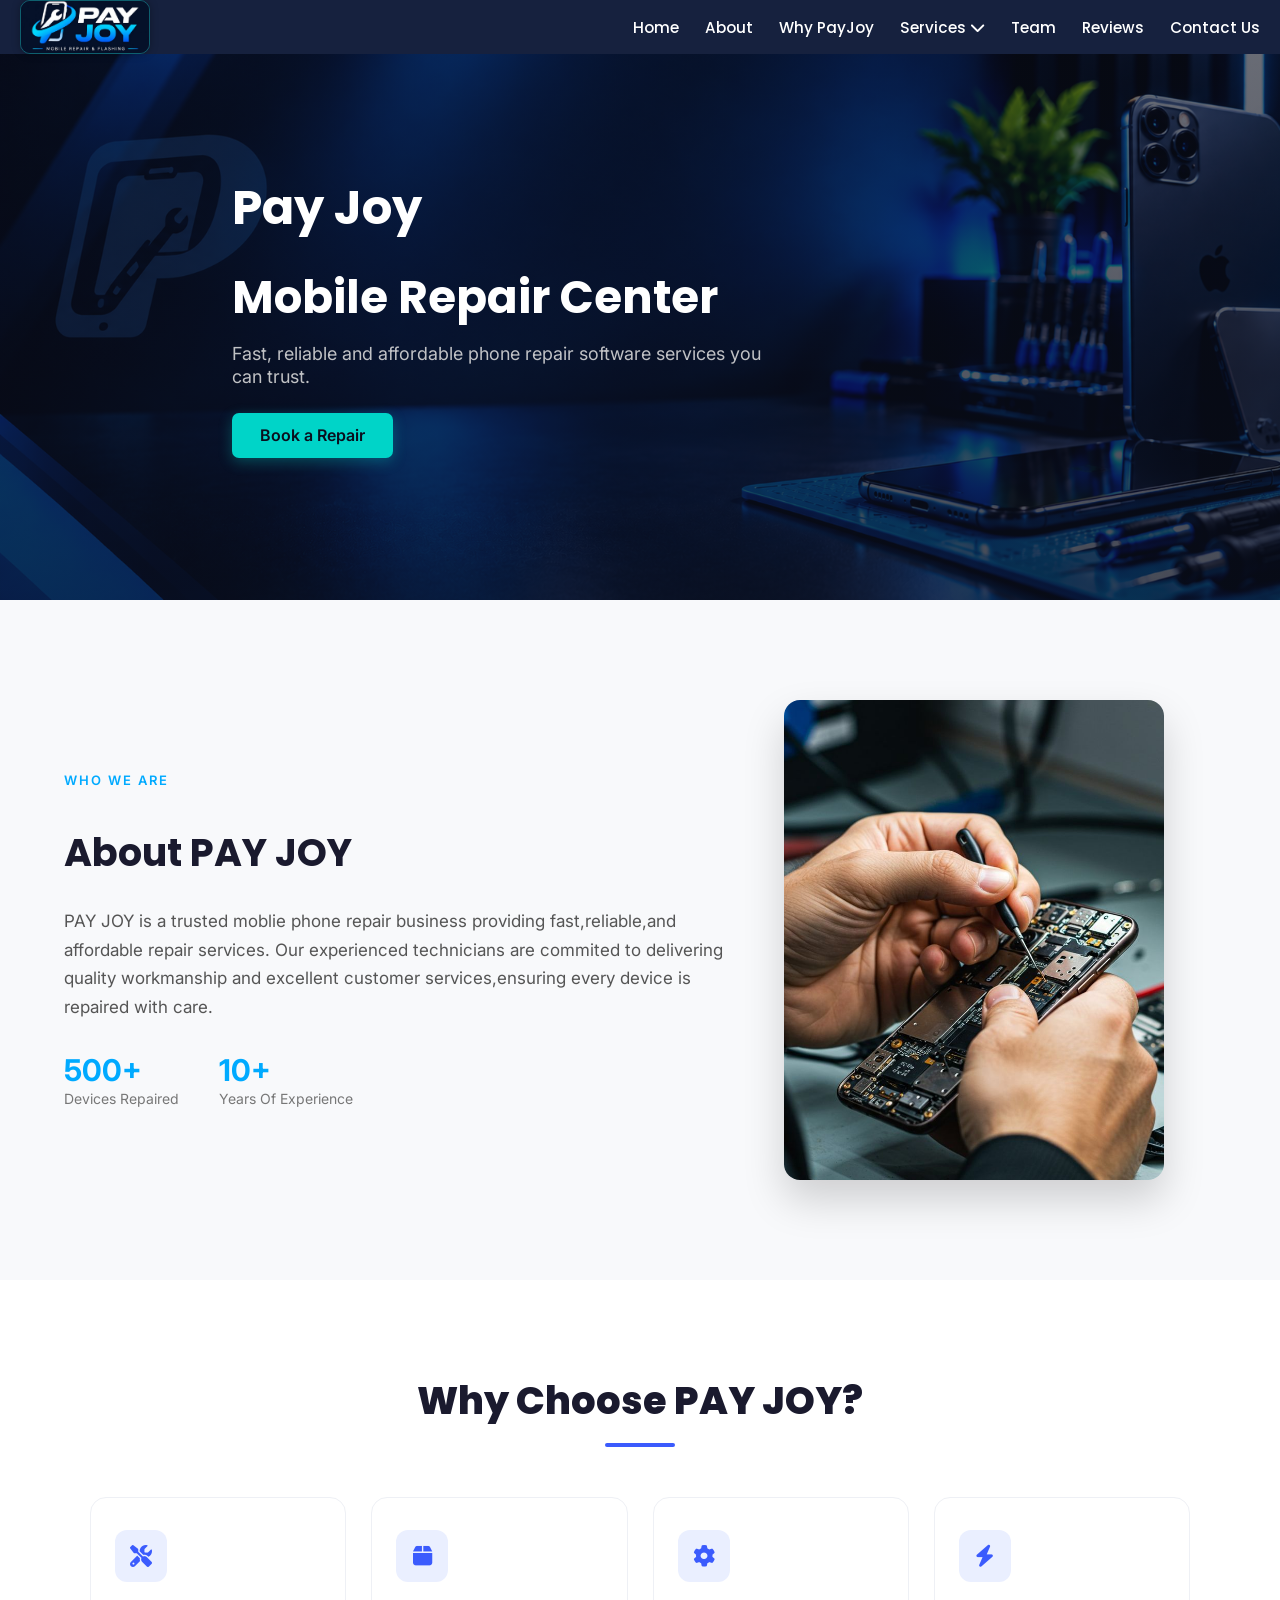
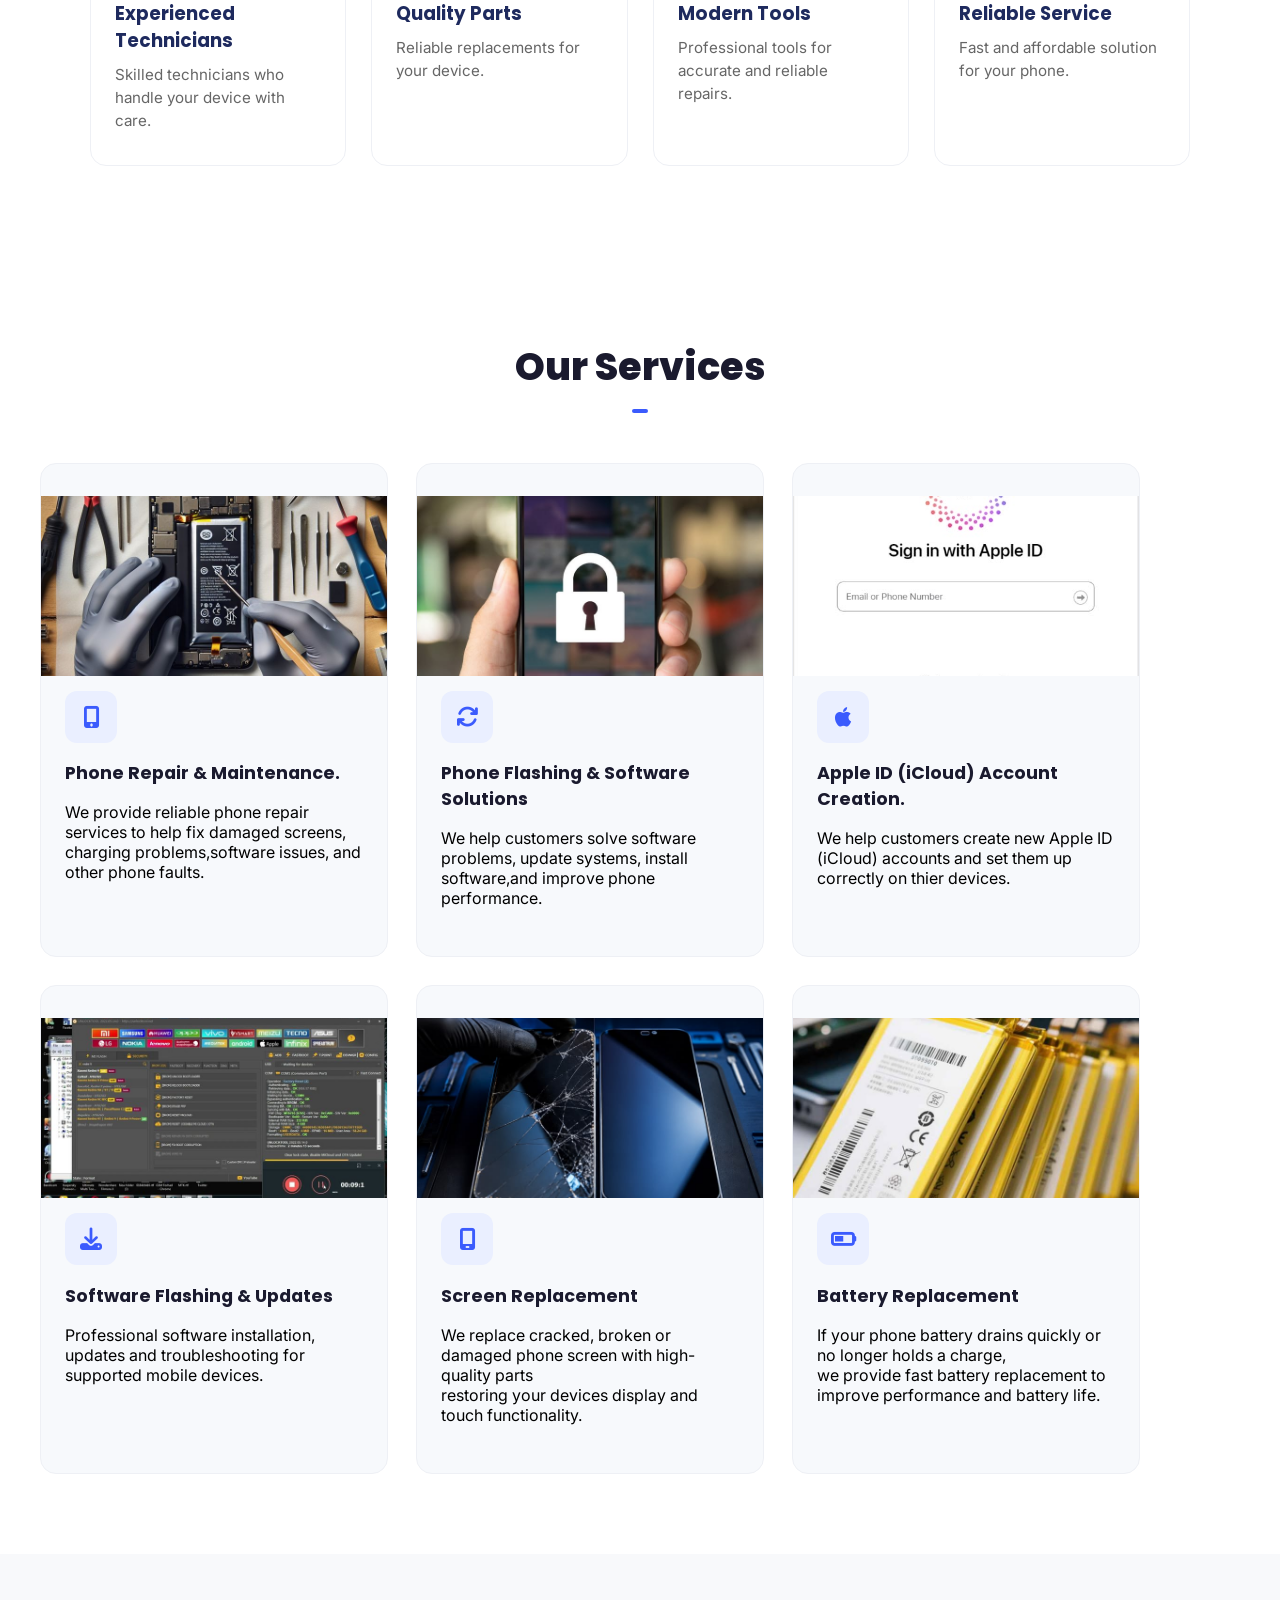
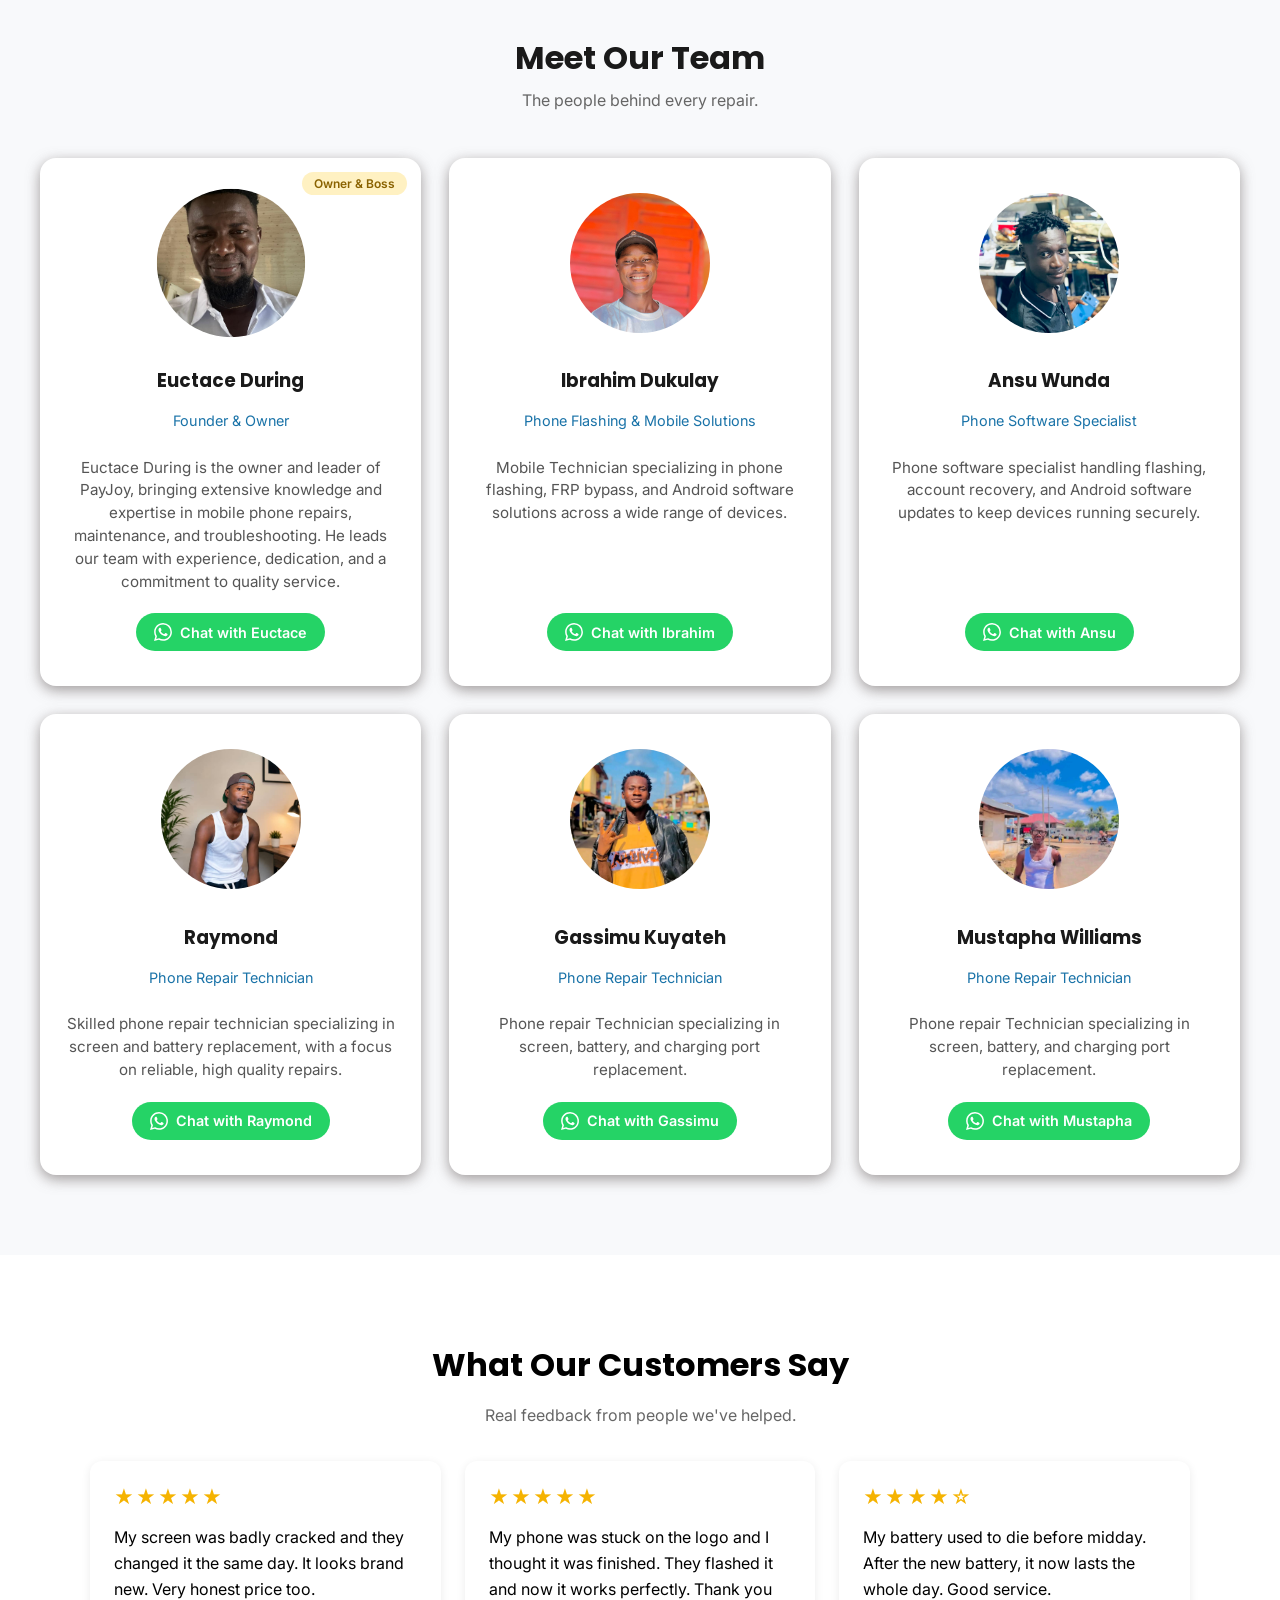
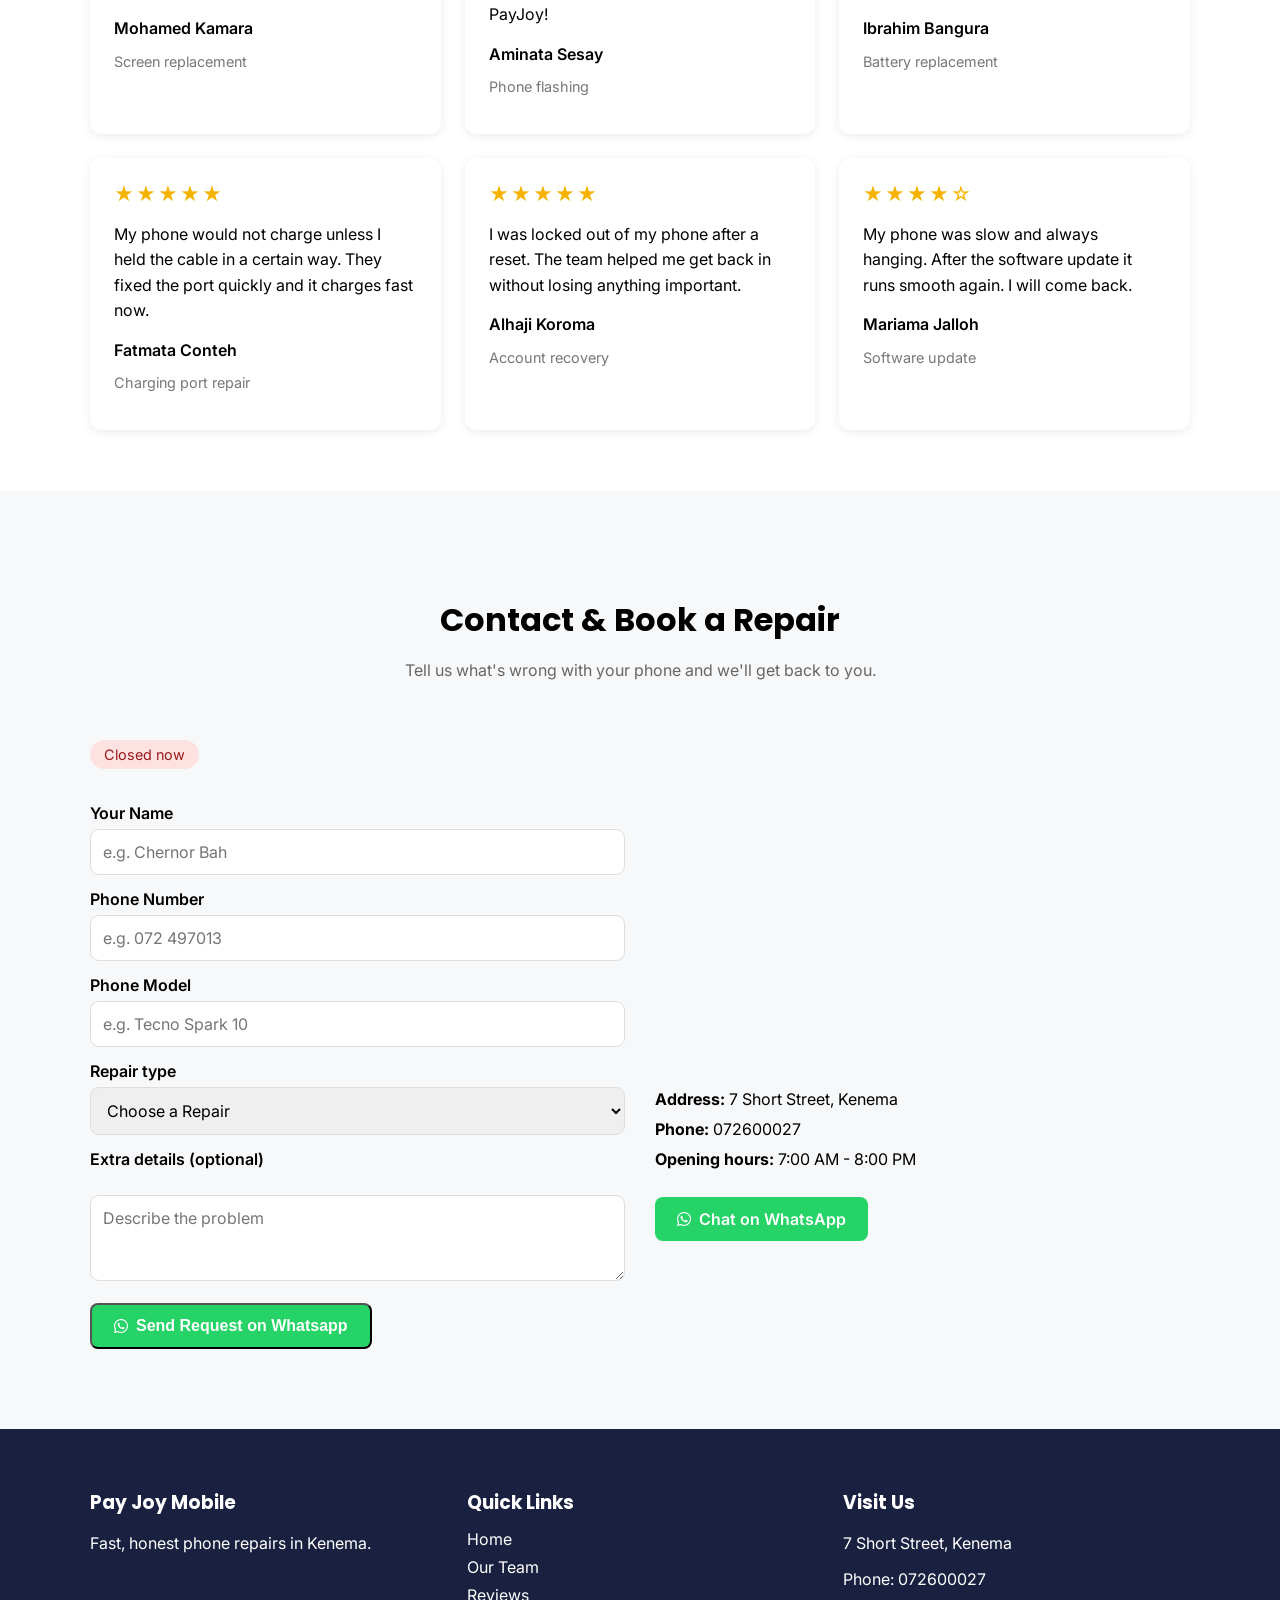
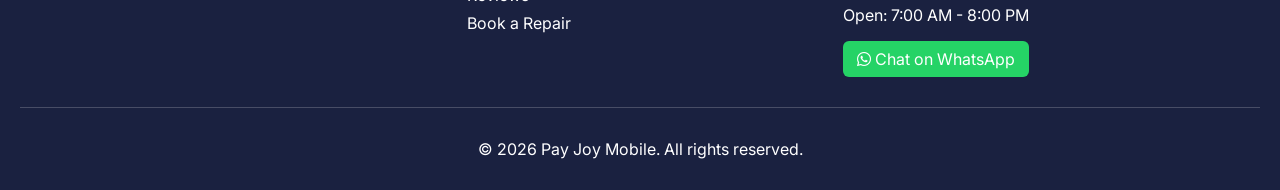
<file: index.html>
<!doctype html>
<html lang="en">
  <head>
    <meta charset="UTF-8" />
    <meta name="viewport" content="width=device-width, initial-scale=1.0" />
    <link rel="icon" href="images/favicon.png" type="image/png" />
    <link rel="preconnect" href="https://fonts.googleapis.com" />
    <link rel="preconnect" href="https://fonts.gstatic.com" crossorigin />
    <link
      href="https://fonts.googleapis.com/css2?family=Poppins:wght@500;600;700&family=Inter:wght@400;500&display=swap"
      rel="stylesheet"
    />
    <link
      rel="stylesheet"
      href="https://cdnjs.cloudflare.com/ajax/libs/font-awesome/6.5.1/css/all.min.css"
    />
    <title>Pay Joy Mobile Repair</title>
    <link rel="stylesheet" href="style.css" />
  </head>
  <body>
    <nav class="navbar">
      <div class="logo">
        <a href="#home"><img src="images/newlogo.jpeg" alt="PAY JOY Mobile Repair & Flashing" /></a>
      </div>
      <button
        class="menu-btn"
        id="menuBtn"
        aria-label="Open menu"
        aria-expanded="false"
      >
        <svg
          class="icon-open"
          viewBox="0 0 24 24"
          width="30"
          height="30"
          fill="none"
          stroke="currentColor"
          stroke-width="2.5"
          stroke-linecap="round"
        >
          <line x1="3" y1="6" x2="21" y2="6" />
          <line x1="3" y1="12" x2="21" y2="12" />
          <line x1="3" y1="18" x2="21" y2="18" />
        </svg>
        <svg
          class="icon-close"
          viewBox="0 0 24 24"
          width="30"
          height="30"
          fill="none"
          stroke="currentColor"
          stroke-width="2.5"
          stroke-linecap="round"
        >
          <line x1="5" y1="5" x2="19" y2="19" />
          <line x1="19" y1="5" x2="5" y2="19" />
        </svg>
      </button>

      <ul class="nav-links" id="navLinks">
        <li><a href="#home">Home</a></li>
        <li><a href="#about">About</a></li>
        <li><a href="#whypayjoy">Why PayJoy</a></li>
        <li class="dropdown">
          <a href="#services" class="dropbtn"
            >Services <i class="fa-solid fa-chevron-down"></i
          ></a>
          <div class="dropdown-content">
            <a href="#phone-repair">Phone Repair</a>
            <a href="#phone-flashing">Phone Flashing</a>
            <a href="#apple-id">Apple ID</a>
            <a href="#screen-replacement">Screen Replacement</a>
            <a href="#battery-replacement">Battery Replacement</a>
          </div>
        </li>
        <li><a href="#team">Team</a></li>
        <li><a href="#reviews">Reviews</a></li>
        <li><a href="#contact-us">Contact Us</a></li>
      </ul>
    </nav>

    <main>
      <section class="hero" id="home">
        <div class="hero-content">
          <h1>Pay Joy</h1>
          <h2>Mobile Repair Center</h2>
          <p>
            Fast, reliable and affordable phone repair software services you can
            trust.
          </p>
          <a href="#contact-us" class="repair-btn">Book a Repair</a>
        </div>
      </section>

      <section class="about" id="about">
        <div class="about-container">
          <div class="about-text">
            <span class="eyebrow">Who We Are</span>
            <h2>About PAY JOY</h2>

            <p>
              PAY JOY is a trusted moblie phone repair business providing
              fast,reliable,and affordable repair services. Our experienced
              technicians are commited to delivering quality workmanship and
              excellent customer services,ensuring every device is repaired with
              care.
            </p>
            <div class="about-stats">
              <div>
                <span class="number">500+</span>
                <span class="label">Devices Repaired</span>
              </div>
              <div>
                <span class="number">10+</span>
                <span class="label">Years Of Experience</span>
              </div>
            </div>
          </div>
          <div class="about-image">
            <div class="photo-frame">
              <img src="images/about.jpg" alt="Technician repairing a phone" />
            </div>
          </div>
        </div>
      </section>

      <section class="whypayjoy" id="whypayjoy">
        <h2>Why Choose PAY JOY?</h2>

        <div class="features-grid">
          <div class="features-card">
            <div class="icon">
              <i class="fa-solid fa-screwdriver-wrench"></i>
            </div>
            <h3>Experienced Technicians</h3>
            <p>Skilled technicians who handle your device with care.</p>
          </div>

          <div class="features-card">
            <div class="icon"><i class="fa-solid fa-box"></i></div>
            <h3>Quality Parts</h3>
            <p>Reliable replacements for your device.</p>
          </div>

          <div class="features-card">
            <div class="icon"><i class="fa-solid fa-gear"></i></div>
            <h3>Modern Tools</h3>
            <p>Professional tools for accurate and reliable repairs.</p>
          </div>

          <div class="features-card">
            <div class="icon"><i class="fa-solid fa-bolt"></i></div>
            <h3>Reliable Service</h3>
            <p>Fast and affordable solution for your phone.</p>
          </div>
        </div>
      </section>

      <!-- Hero Section -->
      <!-- About Section -->
      <!-- Service Section -->

      <section class="services" id="services">
        <h2>Our Services</h2>

        <div class="service-grid">
          <div class="service-card" id="phone-repair">
            <img
              src="images/phone-repair.jpg"
              alt="Phone repair and maintenance"
              class="service-img"
            />
            <div class="icon">
              <i class="fa-solid fa-mobile-screen-button"></i>
            </div>
            <h3>Phone Repair & Maintenance.</h3>
            <p>
              We provide reliable phone repair services to help fix damaged
              screens, charging problems,software issues, and other phone
              faults.
            </p>
          </div>

          <div class="service-card" id="phone-flashing">
            <img
              src="images/phone-unlocking.jpg"
              alt="Phone flashing and sofware solutions"
              class="service-img"
            />
            <div class="icon"><i class="fa-solid fa-arrows-rotate"></i></div>
            <h3>Phone Flashing & Software Solutions</h3>
            <p>
              We help customers solve software problems, update systems, install
              software,and improve phone performance.
            </p>
          </div>

          <div class="service-card" id="apple-id">
            <img
              src="images/apple-id.jpg"
              alt="Apple ID (Icloud) Account creation"
              class="service-img"
            />
            <div class="icon"><i class="fa-brands fa-apple"></i></div>
            <h3>Apple ID (iCloud) Account Creation.</h3>
            <p>
              We help customers create new Apple ID (iCloud) accounts and set
              them up correctly on thier devices.
            </p>
          </div>

          <div class="service-card" id="software-updates">
            <img
              src="images/software-flashing.jpg"
              alt="Software Flashing & Updates"
              class="service-img"
            />
            <div class="icon"><i class="fa-solid fa-download"></i></div>
            <h3>Software Flashing & Updates</h3>
            <p>
              Professional software installation, updates and troubleshooting
              for supported mobile devices.
            </p>
          </div>

          <div class="service-card" id="screen-replacement">
            <img
              src="images/screen-repair.jpg"
              alt="Screen Replacement"
              class="service-img"
            />
            <div class="icon"><i class="fa-solid fa-mobile-screen"></i></div>
            <h3>Screen Replacement</h3>
            <p>
              We replace cracked, broken or damaged phone screen with
              high-quality parts<br />
              restoring your devices display and touch functionality.
            </p>
          </div>

          <div class="service-card" id="battery-replacement">
            <img
              src="images/battery-repair.jpg"
              alt="Battery Replacement"
              class="service-img"
            />
            <div class="icon"><i class="fa-solid fa-battery-half"></i></div>
            <h3>Battery Replacement</h3>
            <p>
              If your phone battery drains quickly or no longer holds a
              charge,<br />
              we provide fast battery replacement to improve performance and
              battery life.
            </p>
          </div>
        </div>
      </section>

      <section class="team" id="team">
        <h2 class="team-title">Meet Our Team</h2>
        <p class="team-intro">The people behind every repair.</p>

        <div class="team__grid" id="teamGrid"></div>
      </section>

      <section class="reviews" id="reviews">
        <h2 class="reviews-title">What Our Customers Say</h2>
        <p class="reviews-intro">Real feedback from people we've helped.</p>

        <div class="reviews__grid" id="reviewsGrid"></div>
      </section>

      <section class="contact-us" id="contact-us">
        <div class="contact-container">
          <h2 class="contact-title">Contact &amp; Book a Repair</h2>
          <p class="contact-intro">
            Tell us what's wrong with your phone and we'll get back to you.
          </p>
          <!-- ADD THE STATUS BADGE HERE -->
          <p id="shopStatus" class="shop-status"></p>

          <div class="contact-grid">
            <!-- Booking Form -->
            <form class="contact-form" id="bookingform">
              <label for="name">Your Name</label>
              <input
                type="text"
                id="name"
                placeholder="e.g. Chernor Bah"
                autocomplete="name"
              />
              <br />

              <label for="phone">Phone Number</label>
              <input type="tel" id="phone" placeholder="e.g. 072 497013" autocomplete="tel" />
              <br />

              <label for="model">Phone Model</label>
              <input type="text" id="model" placeholder="e.g. Tecno Spark 10" />
              <br />

              <label for="repair">Repair type</label>
              <select id="repair" required>
                <option value="">Choose a Repair</option>
                <option>Screen Replacement</option>
                <option>Battery Replacement</option>
                <option>Charging Port repair</option>
                <option>Software / Flashing</option>
                <option>Water damage</option>
                <option>Other</option>
              </select>

              <label for="message">Extra details (optional)</label> <br />
              <textarea
                id="message"
                rows="3"
                placeholder="Describe the problem"
              ></textarea>

              <button type="submit" class="btn-whatsapp">
                <i class="fa-brands fa-whatsapp"></i>Send Request on Whatsapp
              </button>
            </form>

            <!-- MAp + Shop Info -->
            <div class="contact-info">
              <iframe
                class="contact-map"
                src="https://www.google.com/maps?q=7+Short+street+Kenema+Sierra+Leone&output=embed"
                allowfullscreen=""
                loading="lazy"
                referrerpolicy="no-referrer-when-downgrade"
                title="Pay Joy Mobile location on Google Maps"
              >
              </iframe>

              <div class="info-card">
                <p><strong>Address:</strong> 7 Short Street, Kenema</p>
                <p><strong>Phone:</strong> 072600027</p>
                <p><strong>Opening hours:</strong> 7:00 AM - 8:00 PM</p>
                <a
                  class="btn-whatsapp"
                  href="https://wa.me/23272600027"
                  target="_blank"
                  rel="noopener"
                >
                  <i class="fa-brands fa-whatsapp"></i> Chat on WhatsApp
                </a>
              </div>
            </div>
          </div>
        </div>
      </section>
    </main>

    <footer class="footer">
      <div class="footer-container">
        <div class="footer-col">
          <h3>Pay Joy Mobile</h3>
          <p>Fast, honest phone repairs in Kenema.</p>
        </div>

        <div class="footer-col">
          <h3>Quick Links</h3>
          <ul>
            <li><a href="#home">Home</a></li>
            <li><a href="#team">Our Team</a></li>
            <li><a href="#reviews">Reviews</a></li>
            <li><a href="#contact-us">Book a Repair</a></li>
          </ul>
        </div>

        <div class="footer-col">
          <h3>Visit Us</h3>
          <p>7 Short Street, Kenema</p>
          <p>Phone: 072600027</p>
          <p>Open: 7:00 AM - 8:00 PM</p>
          <a
            class="footer-whatsapp"
            href="https://wa.me/23272600027"
            target="_blank"
            rel="noopener"
          >
            <i class="fa-brands fa-whatsapp"></i> Chat on WhatsApp
          </a>
        </div>
      </div>

      <div class="footer-bottom">
        <p>&copy; 2026 Pay Joy Mobile. All rights reserved.</p>
      </div>
    </footer>

    <script></script>
    <script src="script.js" defer></script>
  </body>
</html>
</file>
<file: style.css>
* {
   box-sizing: border-box;   
 }

  /* Smooth scrolling instead of a sudden jump */
   html {
      scroll-behavior: smooth;
      scroll-padding-top: 70px;
   }

 body {
   font-family: 'Inter', sans-serif;
   margin: 0;
}

.team-card a, .whatsapp-btn {
   font-family: 'Inter', sans-serif;
}

h1, h2, h3, .team-card h3 {
   font-family: 'Poppins', sans-serif;
}



section {
   padding: 70px 8%;
}

.hero {
   min-height: 600px;

   background-image:
   linear-gradient(rgba(10,15,30,0.6), rgba(10,15,30,0.75)),
   url("images/background.png");

   background-size: cover;
   background-position: center;
   background-repeat: no-repeat;
   
   

      display: flex;
      align-items: center; 
}

.hero-content {
  max-width: 650px;
  color: white;
  margin-left: 80px;
  line-height: 1.3;
  padding: 40px 50px;
}

.hero h1 {
  font-size: 48px;
  font-weight: 700;
  margin-bottom: 12px;
  line-height: 1.1;
}

.hero h2 {
  font-size: 45px;
  margin-bottom: 10px;
  line-height: 1.15;
}

.hero p {
  font-size: 18px;
  font-weight: 400;
  color: rgba(225, 225, 225, 0.85);
  margin-bottom: 24px;
}

@media (max-width: 768px) {
   .hero {
      padding: 40px 20px;
      min-height: 500px;
   }
}

/* Phones and small tablets */
@media (max-width: 768px) {
  .hero-content {
    margin-left: 0;
    max-width: 100%;
    padding: 30px 20px;
  }

  .hero h1 {
    font-size: 34px;
  }

  .hero h2 {
    font-size: 28px;
  }

  .hero p {
    font-size: 16px;
  }
}

.repair-btn {
   display: inline-block;
   background: #00d4c8;
   color: #0a0f1e; /* dark text reads better on bright cyan than white */
   padding: 12px 28px;
   border-radius: 7px;
   font-weight: 600;
   font-size: 16px;
   text-decoration: none;
   border: none;
   cursor: pointer;
   box-shadow: 0 4px 14px rgba(0, 204, 194, 0.3);
   transition: all 0.25s ease;
}

.repair-btn:hover {
   background-color: #00b8ad;
   box-shadow: 0 0 25px rgba(41, 182, 246, 0.8);
   transform: translateY(-2px);
}

.repair-btn:active {
   transform: transformY(0);
   box-shadow: 0 0 10px rgba(41, 182, 246, 0.5);
}
   

nav.navbar {
    display: flex;
    align-items: center;
    justify-content: space-between;
    position: fixed;
    top: 0;
    left: 0;
    width: 100%;
    background-color: #16213e;
    z-index: 1000;
    padding: 0 20px;
 }

    .logo img {
  width: 130px;
  height: 54px;
  object-fit: cover;          /* fills the box and crops the extra space */
  object-position: 50% 40%;   /* keeps the PAY JOY wordmark in view */
  border-radius: 10px;
  border: 1px solid rgba(0, 212, 200, 0.35);
  box-shadow: 0 0 8px rgba(0, 0, 0, 0.3);
  display: block;
}

@media (max-width: 480px) {
  .logo img {
    width: 112px;
    height: 46px;
  }
}
 

.nav-links {
  display: flex;
  align-items: center;
  gap: 26px;
  list-style: none;
  margin: 0;
  padding: 0;
}

.nav-links a {
  font-family: "Poppins", sans-serif;
  font-weight: 500;
  font-size: 0.95rem;
  color: #ffffff;
  text-decoration: none;
  transition: color 0.2s;
}

.nav-links a:hover {
  color: #d6ddff;
}

/* Services dropdown (desktop: opens on hover) */
.dropdown {
  position: relative;
}

.dropdown-content {
  display: none;
  position: absolute;
  top: 100%;
  left: 0;
  min-width: 210px;
  background: #ffffff;
  border-radius: 8px;
  box-shadow: 0 8px 20px rgba(0, 0, 0, 0.15);
  overflow: hidden;
}

.dropdown-content a {
  display: block;
  padding: 12px 16px;
  font-family: "Inter", sans-serif;
  color: #333333;
}

.dropdown-content a:hover {
  background: #eef1fb;
  color: #16213e;
}

@media (min-width: 769px) {
   .dropdown:hover  .dropdown-content {
     display: block;
   }
}

/* Hamburger button (hidden on desktop) */
.menu-btn {
  display: none;
  background: none;
  border: none;
  padding: 4px;
  cursor: pointer;
  color: #00d4c8; /* change this one color to change both icons */
}

.menu-btn svg {
  display: block;
}

.menu-btn .icon-close {
  display: none;
}

.menu-btn[aria-expanded="true"] .icon-open {
  display: none;
}

.menu-btn[aria-expanded="true"] .icon-close {
  display: block;
}

/* Phones and small tablets */
@media (max-width: 768px) {
  .menu-btn {
    display: block;
  }

  .nav-links {
    display: none;
    position: absolute;
    top: 100%;
    left: 0;
    right: 0;
    flex-direction: column;
    align-items: stretch;
    gap: 0;
    background: #16213e;
    box-shadow: 0 8px 14px rgba(0, 0, 0, 0.2);
  }

  .nav-links.open {
    display: flex;
  }

  .nav-links > li > a {
    display: block;
    padding: 15px 24px;
    border-top: 1px solid rgba(255, 255, 255, 0.15);
  }

  /* Dropdown opens by tap, not hover */
  .dropdown:hover .dropdown-content {
    display: none;
  }

  .dropdown.show .dropdown-content {
    display: block;
  }

  .dropdown-content {
    position: static;
    border-radius: 0;
    box-shadow: none;
    background: rgba(255, 255, 255, 0.1);
  }

  .dropdown-content a {
    color: #ffffff;
    padding: 13px 24px 13px 40px;
  }

  .dropdown-content a:hover {
    background: #eef1fb;
    color: #16213e;
  }
}

 .about {
   padding: 100px 5%;
   background-color: #f8f9fb;
 }

 .about-container {
   max-width: 1100px;
   margin: 0;
   display: flex;
   align-items: center;
   gap: 60px;
   flex-wrap: wrap;
 }

 .about-text {
   flex: 1.3;
   min-width: 300px;
 }

 .about-text .eyebrow {
   text-transform: uppercase;
   letter-spacing: 2px;
   font-size: 13px;
   font-weight: 600;
   color: #00aaff;
   margin-bottom: 10px;
   display: block;
 }

 .about-text h2 {
   font-size: 38px;
   font-weight: 700;
   line-height: 1.8;
   margin-bottom: 19px;
   color: #1a1a2e;
 }

 .about-text p {
   font-size: 17px;
   line-height: 1.7;
   color: #555;
   margin-bottom: 30px;
 }

 .about-stats {
   display: flex;
   gap: 40px;
 }

 .about-stats div {
    text-align: left;
 }

 .about-stats .number {
   font-size: 30px;
   font-weight: 700;
   color: #00aaff;
   display: block;
 }

 .about-stats .label {
   font-size: 14px;
   color: #777;
 }

 .about-image {
   flex: 1;
   min-width: 260px;
   max-width: 380px; /* keeps it from stretching wide; which was making it tall too */
 }
 
 .about-image .photo-frame {
    width: 100%;
    aspect-ratio: 3 / 4; /*portrait shape, matches this photo */
    max-height: 480px; /* hard cap so it can never get too long */
    overflow: hidden;
    border-radius: 16px;
    box-shadow: 0 20px 40px rgba(0, 0, 0, 0.17)
 }

 .about-image img {
   width: 100%;
   height: 100%;
   object-fit: cover;
   object-position: center 40%;
   display: block;
 }

 .whypayjoy  {
   padding: 60px 40px;
   text-align: center;
   background: linear-gradient(180eg, #f7f9fc, 0% #eef1f8 100%);
 }

.whypayjoy h2 {
   font-size: 2.4rem;
   font-weight: 800;
   margin-bottom: 50px;
   color: #1a1a2e; 
   position: relative;
   display: inline-block;
}

.whypayjoy h2::after {
   content: "";
   display: block;
   width: 70px;
   height: 4px;
   background: #3b5bfd;
   margin: 14px auto 0;
   border-radius: 2px;
}

.features-grid {
   display: grid;
   grid-template-columns: repeat(auto-fit, minmax(220px, 1fr));
   gap: 25px;
   max-width: 1100px;
   margin: 0 auto;
   text-align: left;
}

.features-card {
   background: #fff;
   border-radius: 16px;
   padding: 32px 24px;
   border: 1px solid #eef0f5;
   box-shadow: 4px 16px rgba(20,30,60,.0.6);
   transition: transform 0.25s ease, box-shadow 0.25s ease;
}

.features-card .icon {
   width: 52px;
   height: 52px;
   border-radius: 12px;
   background: #eaefff;
   display: flex;
   align-items: center;
   justify-content: center;
   margin-bottom: 16px;
   color: #3b5bfd;
   font-size: 22px;
}

.features-card::before {
   content: "";
   position: absolute;
   top: 0;
   left: 0;
   width: 100%;
   height: 4px;
   background: #3b5bfd;
   transform: scaleX(0);
   transform-origin: left;
   transition: transform 0.25s ease;
}

.feature-card:hover::before {
   transform: scaleX(1);
}

.features-card:hover {
   transform: translateY(-6px);
   box-shadow: 0, 12px 28px rgba(59,91,253.0.15);
}

.features-card h3 {
   color: #1e2a5e; /* matches your navy header */
   font-size: 1.15rem;
   font-weight: 700;
   margin-bottom: 10px;
}

.features-card p {
   color: #666;
   font-size: 0.95rem;
   line-height: 1.5;
   margin: 0;
}

/* Smothing sliding instead of a sudden jump */
.html {
   scroll-behavior: smooth;
}

/* stoping the navbar from covering the top of a section. Change 80px to match your navbar's height. */

section,
#services > div {
   scroll-margin-top: 80px;
}

/* Show the dropdown when hovering over Services */
.dropdown:hover .dropdown-content {
   display: block;
}

.services {
   padding: 80px 40px;
   background: #fff;
   text-align: center;
}

.services h2 {
   font-size: 2.4rem;
   font-weight: 800;
   margin-bottom: 50px;
   color: #1a1a2e;
   position: relative;
   display: inline-block;
}

.services h2::after {
   content: "";
   display: block;
   width: 16px;
   height: 4px;
   background: #3b5bfd;
   margin: 14px auto 0;
   border-radius: 2px;
}

.service-grid {
   display: grid;
   grid-template-columns: repeat(auto-fit, minmax(260px, 1fr));
   gap: 28px;
   max-width: 1100px;
   margin: auto 0;
}

.service-card {
   background: #f7f9fc;
   border-radius: 16px;
   padding: 32px 24px;
   border: 1px solid #eef0f5;
   text-align: left;
   transition: transform 0.25s ease, box-shadow 0.25s ease, background 0.25s ease
}

.service-img {
   width: calc(100% + 48px);
   margin: 0 -24px 20px;
   height: 180px;
   object-fit: cover;
   display: block;
}

.service-card:hover {
   transform: translateY(-6px);
   background: #fff;
   box-shadow: 0 12px 28px rgba(59,91,253,0.12);
}
.service-card .icon {
    width: 52px;
    height: 52px;
    border-radius: 12px;
    background: #eaefff;
    display: flex;
    align-items: center;
    justify-content: center;
    margin-bottom: 16px;
    margin-top: -5px;
    color: #3b5bfd;
    font-size: 22px;
}

.service-card h3 {
   font-size: 1.1rem;
   font-weight: 700;
   color: #1a1a2e;
   margin-bottom: 10px;
   
}
.team {
   padding: 80px 20px;
   background: #f8f9fb;
   text-align: center;
}

.team-title {
   font-size: 2rem;
   margin: 0 0 8px;
   color: #1a1a1a;
}

.team-card--owner {
   position: relative;
   background: linear-gradient(180deg, #fff8e1 0%, ffffff 70%);
   box-shadow: 0 12px 32px rgba(0,0,0,0.15);
   transition: transform 0.3s ease, box-shadow 0.3s ease
}

.team-card--owner:hover {
   transform: translateY(-10px);
   box-shadow: 20px 44px rgba(0,0,0,0.25);
}

.team-card--owner .team-photo {
   transition: transform 0.3s ease;
}

.team-card--owner img {
   width: 140px;
   height: 140px;
   border-radius: 50%;
   object-fit: cover;
   display: block;
   margin: 0 auto 16px;
   transition: transform 0.3s ease;
}

.team-card--owner .team-photo {
   transform: scale(1.06);
}

.team-card--onwer h3 {
    font-size: 1.3rem;
}

.owner-badge {
   position: absolute;
   top: 14px;
   right: 14px;
   background: #fff1c2;
   color: #8a6200;
   font-size: 0.75rem;
   font-weight: 600;
   padding: 4px 12px;
   border-radius: 999px;

}
.team-intro {
   margin: 0 0 48px;
   color: #666;
}

.team__grid {
   display: flex;
   flex-wrap: wrap;
   justify-content: center;
   gap: 24px;
   max-width: 1200px;
   margin: 0 auto;
}


.team-card {
flex: 0 0 calc((100% - 48px) / 3);
max-width: 0 0 calc((100% - 48px) / 3);
box-sizing: border-box;

   display: flex;
   flex-direction: column;
   align-items: center;
   text-align: center;
   background: #fff;
   border-radius: 16px;
   padding: 28px 20px;
   box-shadow: 0 4px 14px rgba(136, 130, 130, 0.8);
   transition: transform 0.25s ease, box-shadow 0.25s ease, background 0.25s ease;
}

@media (max-width: 900px) {
   .team-card {
      flex: 0 0 calc((100% - 24px) / 2);
      max-width: 0 0 calc((100% - 24px) / 2);
   }
}

@media (max-width: 600px) {
   .team-card {
      flex: 0 0 100%;
      max-width: 100%;
   }
}

.team-card .whatsapp-btn {
   margin-top: auto;
}

.team-card:hover {
   transform: translateY(-6px);
   box-shadow: 0 12px 24px rgba(0,0,0,0.12);
}

.team .team-card .team-photo {
   width: 140px;
   height: 140px;
   min-width: 140px;
   min-height: 140px;
   border-radius: 50%;
   object-fit: cover;
   flex-shrink: 0;
   margin-bottom: 16px;
}

.team-name {
   margin-bottom:  4px;
   font-size: 1.15rem;
   color: #1a1a1a;
}

.team-role {
   margin-bottom: 12px;
   font-size: 0.9rem;
   color: #1a73a8;
}

.team-bio {
   color: #555;
   font-size: 0.95rem;
   line-height: 1.5;
   margin-bottom: 20px;
}

.whatsapp-btn {
   display: inline-flex;
   align-items: center;
   gap: 8px;
   padding: 10px 18px;
   background: #25d366;
   color: #fff;
   border-radius: 999px;
   text-decoration: none;
   font-size: 0.9rem;
   font-weight: 600;
   transition: background 0.2s ease;
}

.whatsapp-btn:hover {
   background: #1ebe5b;
}

/* Phone (default) 1 card per row */
.team  .team__grid {
 display: grid;
 grid-template-columns: 1fr;
 gap: 24px;
 width: 100%;
 max-width: 1200px;
 margin: 0 auto;
 align-items: stretch;
}

.team .team-card {
   padding: 28px 20px;
}

.team .team-card .team-bio {
   flex-grow: 1;
}

.team .team-card {
   width: auto;
   max-width: none;
   padding: 40px 16px;
   box-sizing: border-box;
}

/*Stops long text running off the screen */
.team-card p {
   max-width: 100%;
   overflow-wrap: break-word;
}

/* TABLET (600px and wider): 2 per row */
@media (min-width: 600px) {
   .team .team__grid {
      grid-template-columns: repeat(2, 1fr);
      gap: 24px;
   }
   .team .team-card {
      padding: 32px 24px;
   }
}

/* DESKTOP (992px and wider): 3 per row */
@media (min-width: 992px) {
       .team .team__grid {
         grid-template-columns: repeat(3, 1fr);
         gap: 28px
       }
       .team .team-card {
           padding: 35px 24px;
       }
}

.reviews {
  scroll-margin: 90px;
  padding: 60px 20px;
  text-align: center;
}

.reviews-title {
  font-size: 2rem;
  margin-bottom: 8px;
}

.reviews-intro {
  color: #666;
  margin-bottom: 36px;
}

.reviews__grid {
  max-width: 1100px;
  margin: 0 auto;
  display: grid;
  grid-template-columns: repeat(auto-fit, minmax(260px, 1fr));
  gap: 24px;
}

.review-card {
  background: #fff;
  border-radius: 12px;
  padding: 24px;
  box-shadow: 0 2px 10px rgba(0, 0, 0, 0.08);
  text-align: left;
  transition: transform 0.2s ease;
}

.review-card:hover {
  transform: translateY(-4px);
}

.review-stars {
  color: #f5b301;
  font-size: 1.2rem;
  letter-spacing: 2px;
  margin-bottom: 12px;
}

.review-text {
  line-height: 1.6;
  margin-bottom: 16px;
}

.review-name {
  font-weight: 600;
  margin-bottom: 2px;
}

.review-detail {
  color: #777;
  font-size: 0.9rem;
}

.shop-status {
   display: inline-block;
   padding: 6px 14px;
   border-radius: 20px;
   font-size: 0.9rem;
   margin: 10px 0 20px;
}

.shop-status.open {
   background: #dcfce7;
   color: #166534;
}
.shop-status.closed {
   background: #fee2e2;
   color: #991b1b;
}

   .contact-us {
      padding: 80px 20px;
      background: #f7f8fa;
   }

   .contact-container {
      max-width: 1100px;
      margin: 0 auto;
   }

   .contact-title {
      text-align: center;
      font-size: 2rem;
      margin-bottom: 10px;
   }

   .contact-intro {
      text-align: center;
      color: #666;
      margin-bottom: 50px;
   }

   .contact-grid {
      display: grid;
      grid-template-columns: 1fr 1fr;
      gap: 30px;
   }

   .contact-form
   .info-card {
      background: #fff;
      padding: 28px;
      border-radius: 14px;
      box-shadow: 0 4px 14px rgba(0, 0, 0, 0.8);
   }

   .contact-form label {
      display: block;
      font-weight: 600;
      margin: 14px 0 6px;
   }

   .contact-form input,
   .contact-form select,
   .contact-form textarea {
      width: 100%;
      padding: 12px;
      border: 1px solid #ddd;
      border-radius: 9px;
      font-size: 1rem;
      font-family: inherit;
      box-sizing: border-box;
   }

    .contact-form input:focus,
   .contact-form select:focus,
   .contact-form textarea:focus {
      outline: none;
      border-color: #25d366;
   }

   .contact-info {
      display: flex;
      flex-direction: column;
      gap: 20px;
   }

   .contact-map {
      width: 100%;
      height: 280px;
      border: 0;
      border-radius: 16px;
   }

   .info-card p {
      margin: 0 0 10px;
   }

   .btn-whatsapp {
      display: inline-flex;
      align-items: center;
      justify-content: center;
      gap: 8px;
      margin-top: 18px;
      padding: 12px 22px;
      background: #25d366;
      color: #fff;
      border-radius: 8px;
      font-size: 1rem;
      font-weight: 600;
      text-decoration: none;
      cursor: pointer;
      transition: transform 0.2s ease;
   }

   .btn-whatsapp:hover {
      transform: translateY(-3px);
   }

   .contact-form .btn-whatsaap {
      width: 100%
   }
/* Stopsa fixed menu bar from covering the top of the section */
   #contact {
      scroll-margin-top: 80px;
   }
   
   /* Tablet and phone: stack form and map */
   @media (max-width: 800px) {
      .contact-grid {
         grid-template-columns: 1fr;
      }
   }

   .footer {
  background: #1a2140;
  color: #fff;
  padding: 40px 20px 0;
  width: 100%;
}

.footer-container {
  max-width: 1100px;
  margin: 0 auto;
  display: grid;
  grid-template-columns: repeat(auto-fit, minmax(220px, 1fr));
  gap: 30px;
}

.footer-col h3 {
  margin-bottom: 12px;
}

.footer-col ul {
  list-style: none;
  padding: 0;
  margin: 0;
}

.footer-col li,
.footer-col p {
  margin-bottom: 8px;
}

.footer-col a {
  color: #fff;
  text-decoration: none;
}

.footer-col a:hover {
  text-decoration: underline;
}

.footer-whatsapp {
  display: inline-block;
  margin-top: 8px;
  padding: 8px 14px;
  background: #25d366;
  border-radius: 6px;
}

.footer-bottom {
  text-align: center;
  margin-top: 30px;
  padding: 15px 0;
  border-top: 1px solid rgba(255, 255, 255, 0.2);
}
</file>
